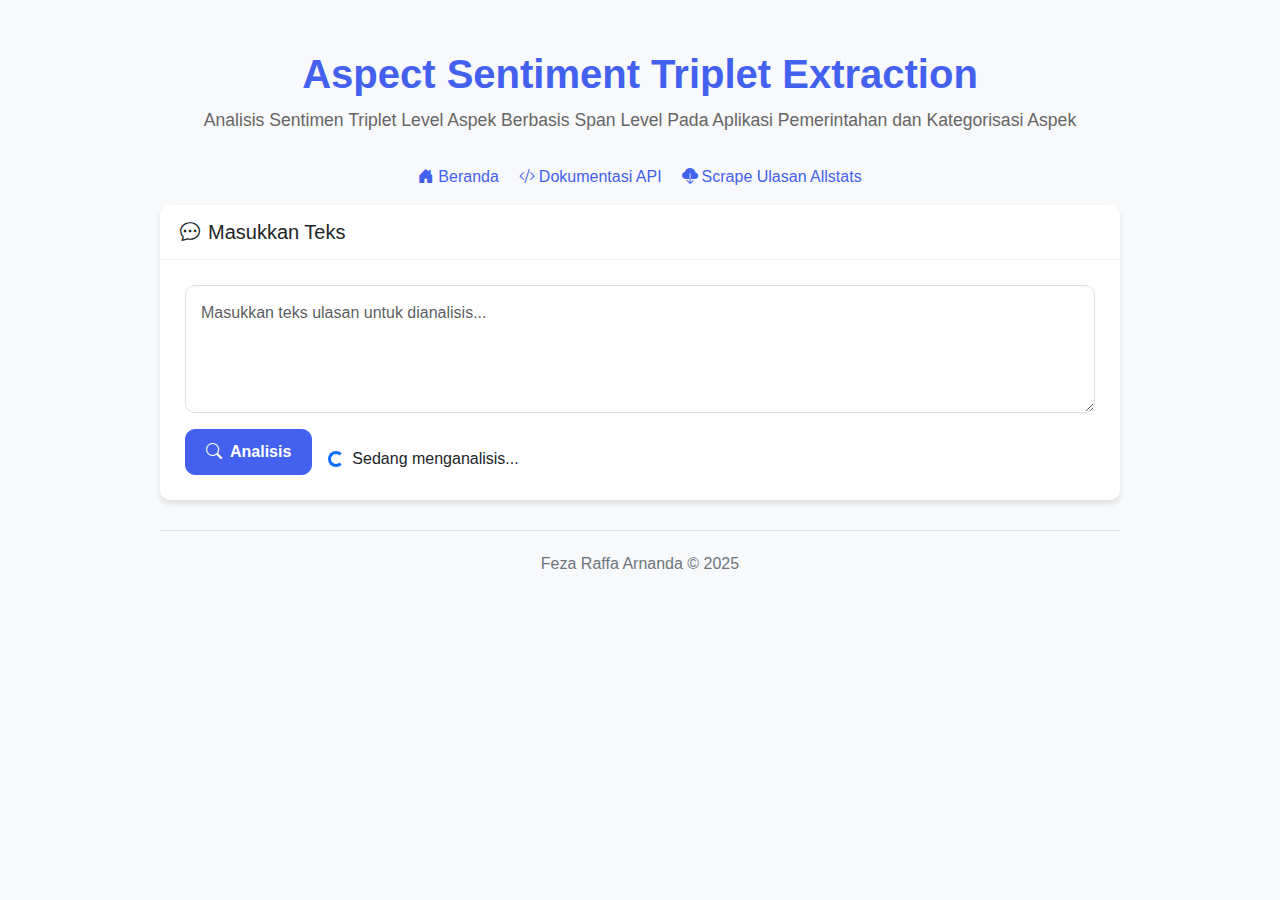
<file: templates/index.html>
<!DOCTYPE html>
<html lang="id">
<head>
    <meta charset="UTF-8">
    <meta name="viewport" content="width=device-width, initial-scale=1.0">
    <title>Span Level Aspect Sentiment Triplet Extraction</title>
    <link href="https://cdn.jsdelivr.net/npm/bootstrap@5.3.0/dist/css/bootstrap.min.css" rel="stylesheet">
    <link rel="stylesheet" href="https://cdn.jsdelivr.net/npm/bootstrap-icons@1.11.0/font/bootstrap-icons.css">
    <link rel="icon" type="image/png" href="{{ url_for('static', filename='allstats_bps.png') }}">
    <style>
        :root {
            --primary-color: #4361ee;
            --secondary-color: #3a0ca3;
            --accent-color: #7209b7;
            --positive-color: #4caf50;
            --negative-color: #f44336;
            --neutral-color: #ff9800;
            --bg-light: #f8f9fa;
            --border-radius: 10px;
            --box-shadow: 0 4px 6px rgba(0, 0, 0, 0.1);
        }
        
        body {
            font-family: 'Segoe UI', Tahoma, Geneva, Verdana, sans-serif;
            background-color: var(--bg-light);
            color: #333;
            line-height: 1.6;
        }
        
        .app-container {
            max-width: 1000px;
            margin: 30px auto;
            padding: 20px;
        }
        
        .header {
            text-align: center;
            margin-bottom: 30px;
        }
        
        .header h1 {
            color: var(--primary-color);
            font-weight: 700;
            font-size: 2.5rem;
            margin-bottom: 0.5rem;
        }
        
        .header p {
            color: #666;
            font-size: 1.1rem;
        }
        
        .card {
            border: none;
            border-radius: var(--border-radius);
            box-shadow: var(--box-shadow);
            margin-bottom: 25px;
            overflow: hidden;
        }
        
        .card-header {
            background-color: white;
            border-bottom: 1px solid rgba(0,0,0,0.05);
            padding: 15px 20px;
        }
        
        .card-body {
            padding: 25px;
        }
        
        textarea.form-control {
            border-radius: var(--border-radius);
            min-height: 120px;
            padding: 15px;
            font-size: 1rem;
            border: 1px solid #ddd;
            transition: border-color 0.3s;
        }
        
        textarea.form-control:focus {
            border-color: var(--primary-color);
            box-shadow: 0 0 0 0.25rem rgba(67, 97, 238, 0.25);
        }
        
        .btn-primary {
            background-color: var(--primary-color);
            border-color: var(--primary-color);
            border-radius: var(--border-radius);
            padding: 10px 20px;
            font-weight: 600;
            transition: all 0.3s;
        }
        
        .btn-primary:hover {
            background-color: var(--secondary-color);
            border-color: var(--secondary-color);
            transform: translateY(-2px);
        }
        
        .loading {
            display: none;
            align-items: center;
            margin-top: 15px;
        }
        
        .loading span {
            margin-left: 10px;
            font-weight: 500;
        }
        
        .triplet-card {
            border-radius: var(--border-radius);
            margin-bottom: 15px;
            transition: transform 0.3s;
        }
        
        .triplet-card:hover {
            transform: translateY(-5px);
        }
        
        .triplet-card .card-body {
            padding: 20px;
        }
        
        .triplet-header {
            display: flex;
            justify-content: space-between;
            margin-bottom: 15px;
        }
        
        .aspect-label, .opinion-label, .sentiment-label, .category-label {
            font-weight: 600;
            margin-right: 8px;
            color: #555;
        }
        
        .sentiment-badge {
            padding: 5px 10px;
            border-radius: 50px;
            font-size: 0.85rem;
            font-weight: 600;
            display: inline-block;
        }
        
        .sentiment-badge.positive {
            background-color: rgba(76, 175, 80, 0.15);
            color: var(--positive-color);
        }
        
        .sentiment-badge.negative {
            background-color: rgba(244, 67, 54, 0.15);
            color: var(--negative-color);
        }
        
        .sentiment-badge.neutral {
            background-color: rgba(255, 152, 0, 0.15);
            color: var(--neutral-color);
        }
        
        .confidence-bar {
            height: 6px;
            background-color: #e9ecef;
            border-radius: 3px;
            margin-top: 5px;
            overflow: hidden;
        }

        .confidence-level {
            height: 100%;
            border-radius: 3px;
            transition: width 0.5s ease, background-color 0.5s ease;
            /* Tidak perlu lagi class .high, .medium, .low karena warna diatur secara dinamis */
        }
        
        
        .aspect-value, .opinion-value, .category-value {
            font-weight: 500;
        }
        
        .confidence-text {
            font-size: 0.8rem;
            color: #6c757d;
            margin-top: 3px;
        }
        
        .no-results {
            text-align: center;
            padding: 30px;
            color: #6c757d;
        }
        
        .no-results i {
            font-size: 3rem;
            margin-bottom: 15px;
            color: #dee2e6;
        }
        
        .analyzed-text {
            font-style: italic;
            margin-bottom: 20px;
            padding: 10px 15px;
            background-color: rgba(67, 97, 238, 0.05);
            border-left: 4px solid var(--primary-color);
            border-radius: 4px;
        }
        
        @media (max-width: 768px) {
            .triplet-header {
                flex-direction: column;
            }
            
            .sentiment-category-container {
                margin-top: 10px;
            }
        }
        
        /* Footer styling */
        .footer {
            text-align: center;
            margin-top: 30px;
            padding-top: 20px;
            border-top: 1px solid #dee2e6;
            color: #6c757d;
        }
        
        /* Nav links */
        .nav-links {
            display: flex;
            justify-content: center;
            margin: 15px 0;
            gap: 20px;
        }
        
        .nav-link {
            color: var(--primary-color);
            text-decoration: none;
            font-weight: 500;
            transition: color 0.3s;
        }
        
        .nav-link:hover {
            color: var(--secondary-color);
            text-decoration: underline;
        }
    </style>
    </head>
<body>
    <div class="app-container">
        <div class="header">
            <h1>Aspect Sentiment Triplet Extraction</h1>
            <p>Analisis Sentimen Triplet Level Aspek Berbasis Span Level Pada Aplikasi Pemerintahan dan Kategorisasi Aspek</p>
        </div>
        
        <div class="nav-links">
            <a href="/" class="nav-link"><i class="bi bi-house-door-fill me-1"></i>Beranda</a>
            <a href="/api-docs" class="nav-link"><i class="bi bi-code-slash me-1"></i>Dokumentasi API</a>
            <a href="/scrape" class="nav-link"><i class="bi bi-cloud-download-fill me-1"></i>Scrape Ulasan Allstats</a>
        </div>
        
        <div class="card">
            <div class="card-header">
                <h5 class="mb-0"><i class="bi bi-chat-dots me-2"></i>Masukkan Teks</h5>
            </div>
            <div class="card-body">
                <form id="prediction-form">
                    <div class="mb-3">
                        <textarea class="form-control" id="text-input" rows="4" placeholder="Masukkan teks ulasan untuk dianalisis..." required></textarea>
                    </div>
                    <div class="d-flex">
                        <button type="submit" class="btn btn-primary">
                            <i class="bi bi-search me-2"></i>Analisis
                        </button>
                        <div class="loading ms-3 d-flex">
                            <div class="spinner-border spinner-border-sm text-primary" role="status">
                                <span class="visually-hidden">Loading...</span>
                            </div>
                            <span class="ms-2">Sedang menganalisis...</span>
                        </div>
                    </div>
                </form>
            </div>
        </div>
        
        <div id="results" class="card" style="display: none;">
            <div class="card-header">
                <h5 class="mb-0"><i class="bi bi-graph-up me-2"></i>Hasil Analisis</h5>
            </div>
            <div class="card-body">
                <div class="analyzed-text" id="analyzed-text"></div>
                
                <div id="no-triplets" class="no-results" style="display: none;">
                    <i class="bi bi-emoji-frown"></i>
                    <h5>Tidak ditemukan aspek sentimen</h5>
                    <p class="text-muted">Coba masukkan teks ulasan yang lebih detail tentang suatu produk atau layanan.</p>
                </div>
                
                <div id="triplets-container"></div>
            </div>
        </div>
        
        <div class="footer">
            <p>Feza Raffa Arnanda &copy; 2025</p>
        </div>
    </div>
    
    <script>
        function getConfidenceBarColor(confidence) {
            // Warna linear dari merah (rendah) ke kuning (sedang) ke hijau (tinggi)
            if (confidence >= 0.7) {
                return '#4caf50'; // Hijau untuk confidence tinggi
            } else if (confidence >= 0.4) {
                return '#ff9800'; // Oranye untuk confidence sedang
            } else {
                return '#f44336'; // Merah untuk confidence rendah
            }
        }
        document.getElementById('prediction-form').addEventListener('submit', function(e) {
            e.preventDefault();
            
            // Show loading indicator
            document.querySelector('.loading').style.display = 'flex';
            document.getElementById('results').style.display = 'none';
            
            // Get input text
            const text = document.getElementById('text-input').value;
            
            // Send request
            fetch('/predict', {
                method: 'POST',
                headers: {
                    'Content-Type': 'application/x-www-form-urlencoded',
                },
                body: 'text=' + encodeURIComponent(text)
            })
            .then(response => response.json())
            .then(data => {
                // Hide loading indicator
                document.querySelector('.loading').style.display = 'none';
                
                // Show results
                document.getElementById('results').style.display = 'block';
                document.getElementById('analyzed-text').textContent = data.text;
                
                const tripletsContainer = document.getElementById('triplets-container');
                tripletsContainer.innerHTML = '';
                
                if (!data.triplets || data.triplets.length === 0) {
                    document.getElementById('no-triplets').style.display = 'block';
                } else {
                    document.getElementById('no-triplets').style.display = 'none';
                    
                    // Display triplets
                    data.triplets.forEach(triplet => {
                        const tripletCard = document.createElement('div');
                        tripletCard.className = 'card triplet-card';
                        
                        // Set card border color based on sentiment
                        let sentimentClass = '';
                        let sentimentLabel = '';
                        if (triplet.sentiment === 'POS') {
                            sentimentClass = 'positive';
                            sentimentLabel = 'Positif';
                        } else if (triplet.sentiment === 'NEG') {
                            sentimentClass = 'negative';
                            sentimentLabel = 'Negatif';
                        } else {
                            sentimentClass = 'neutral';
                            sentimentLabel = 'Netral';
                        }
                        

                        tripletCard.innerHTML = `
                            <div class="card-body">
                                <div class="triplet-header">
                                    <div class="aspect-opinion-container">
                                        <div class="mb-2">
                                            <span class="aspect-label">Aspek:</span>
                                            <span class="aspect-value">${triplet.aspect_term}</span>
                                        </div>
                                        <div>
                                            <span class="opinion-label">Opini:</span>
                                            <span class="opinion-value">${triplet.opinion_term}</span>
                                        </div>
                                    </div>
                                    <div class="sentiment-category-container">
                                        <div class="mb-2">
                                            <span class="sentiment-label">Sentimen:</span>
                                            <span class="sentiment-badge ${sentimentClass}">${sentimentLabel}</span>
                                        </div>
                                        <div>
                                            <span class="category-label">Kategori:</span>
                                            <span class="category-value">${triplet.aspect_category || 'Tidak tersedia'}</span>
                                        </div>
                                    </div>
                                </div>
                                
                                <div class="mt-3">
                                    <div class="mb-2">
                                        <div class="d-flex justify-content-between align-items-center">
                                            <small>Confidence Sentimen</small>
                                            <small>${(triplet.triplet_confidence * 100).toFixed(0)}%</small>
                                        </div>
                                        <div class="confidence-bar">
                                            <div class="confidence-level" 
                                                style="width: ${(triplet.triplet_confidence * 100).toFixed(0)}%; 
                                                        background-color: ${getConfidenceBarColor(triplet.triplet_confidence)}">
                                            </div>
                                        </div>
                                    </div>
                                    
                                    ${triplet.aspect_category_confidence ? `
                                    <div>
                                        <div class="d-flex justify-content-between align-items-center">
                                            <small>Confidence Kategori</small>
                                            <small>${(triplet.aspect_category_confidence * 100).toFixed(0)}%</small>
                                        </div>
                                        <div class="confidence-bar">
                                            <div class="confidence-level" 
                                                style="width: ${(triplet.aspect_category_confidence * 100).toFixed(0)}%; 
                                                        background-color: ${getConfidenceBarColor(triplet.aspect_category_confidence)}">
                                            </div>
                                        </div>
                                    </div>
                                    ` : ''}
                                </div>
                            </div>
                        `;              
                        tripletsContainer.appendChild(tripletCard);
                    });
                }
            })
            .catch(error => {
                console.error('Error:', error);
                document.querySelector('.loading').style.display = 'none';
                alert('Terjadi kesalahan saat melakukan prediksi. Silakan coba lagi.');
            });
        });
    </script>
</body>
</html>
</file>
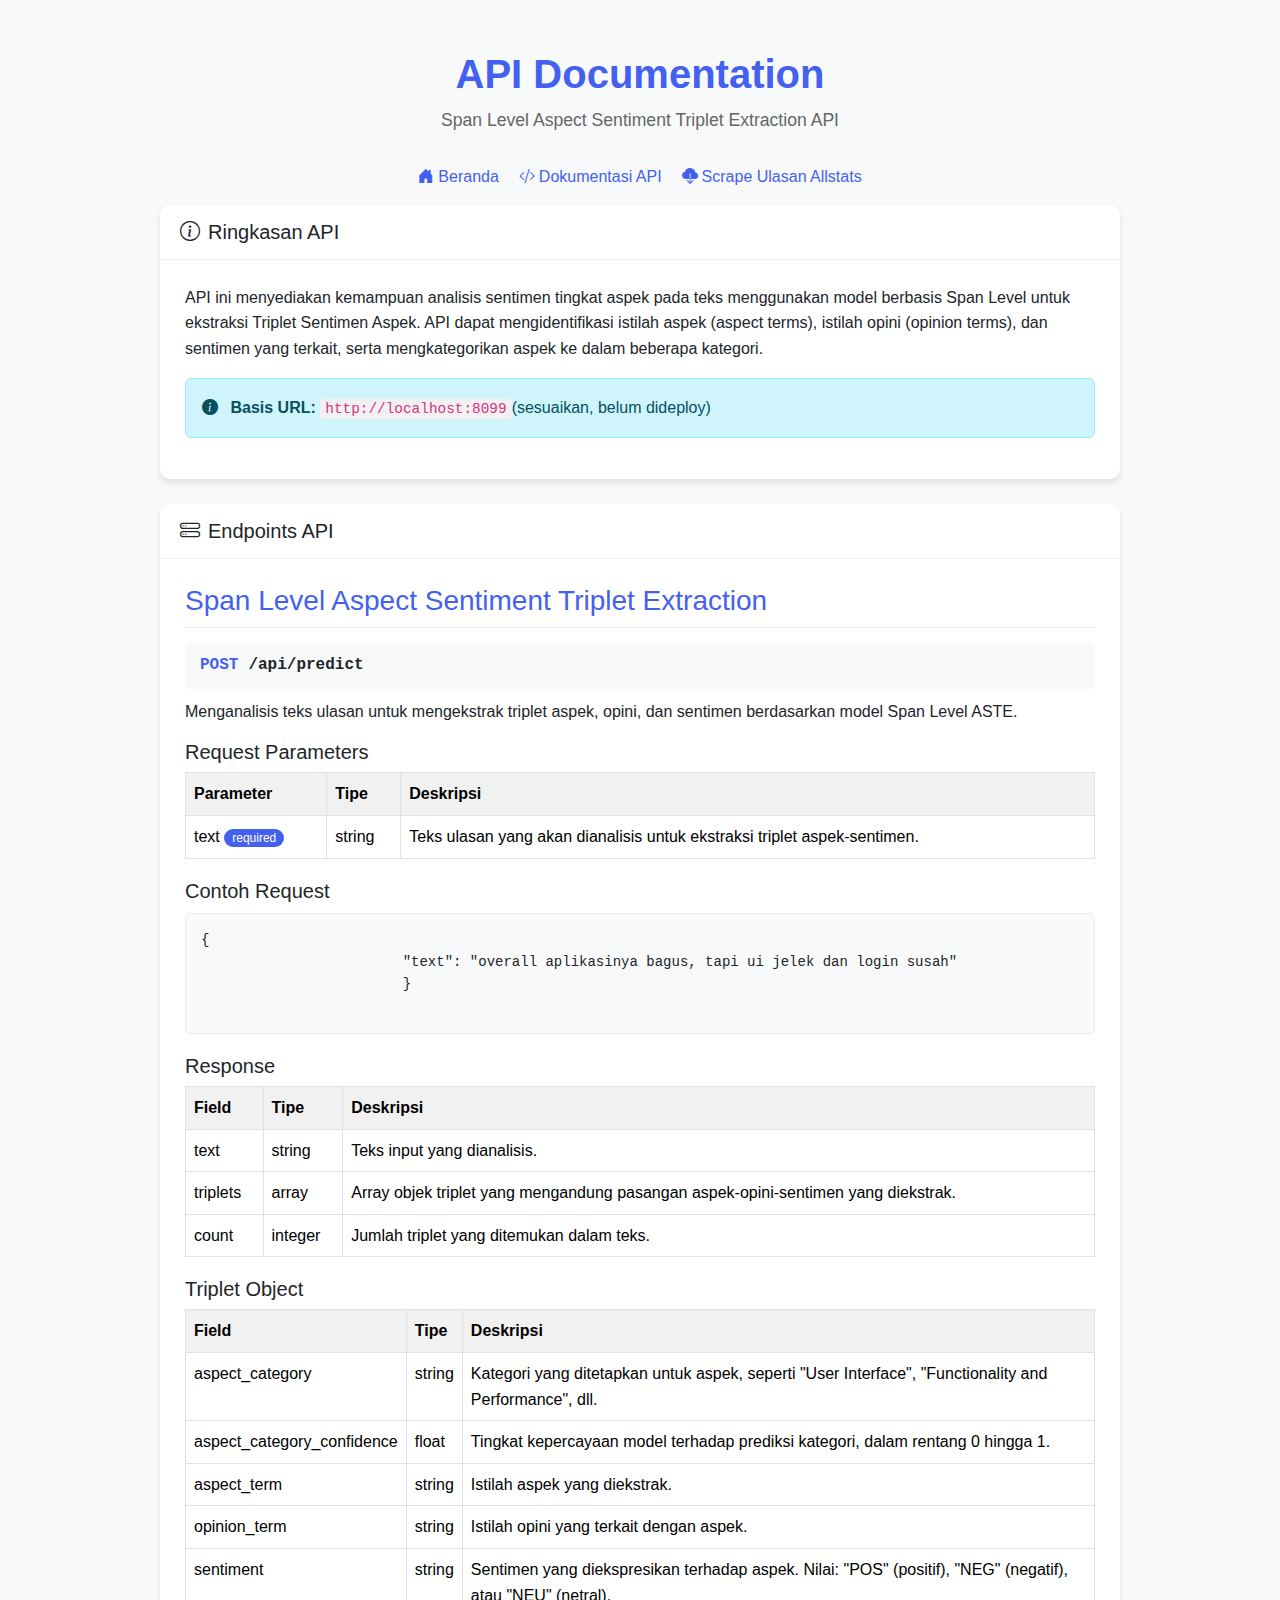
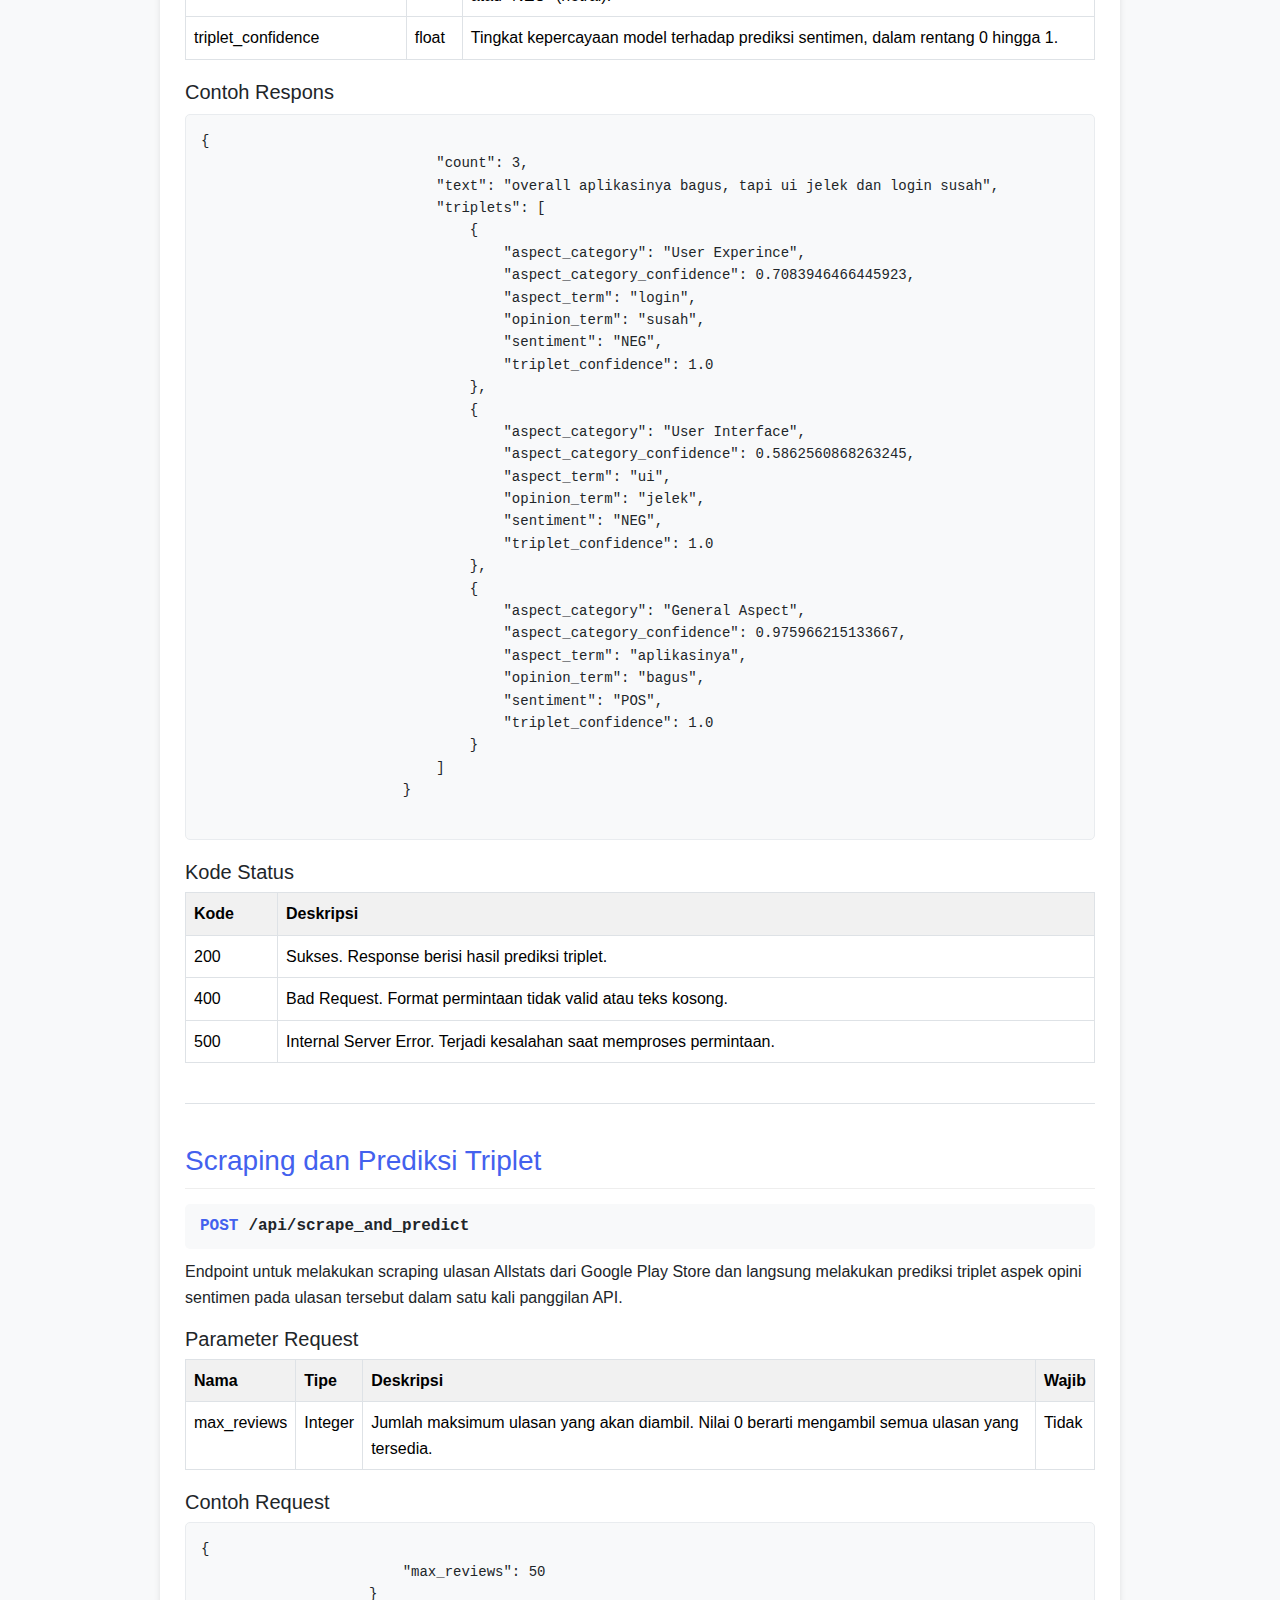
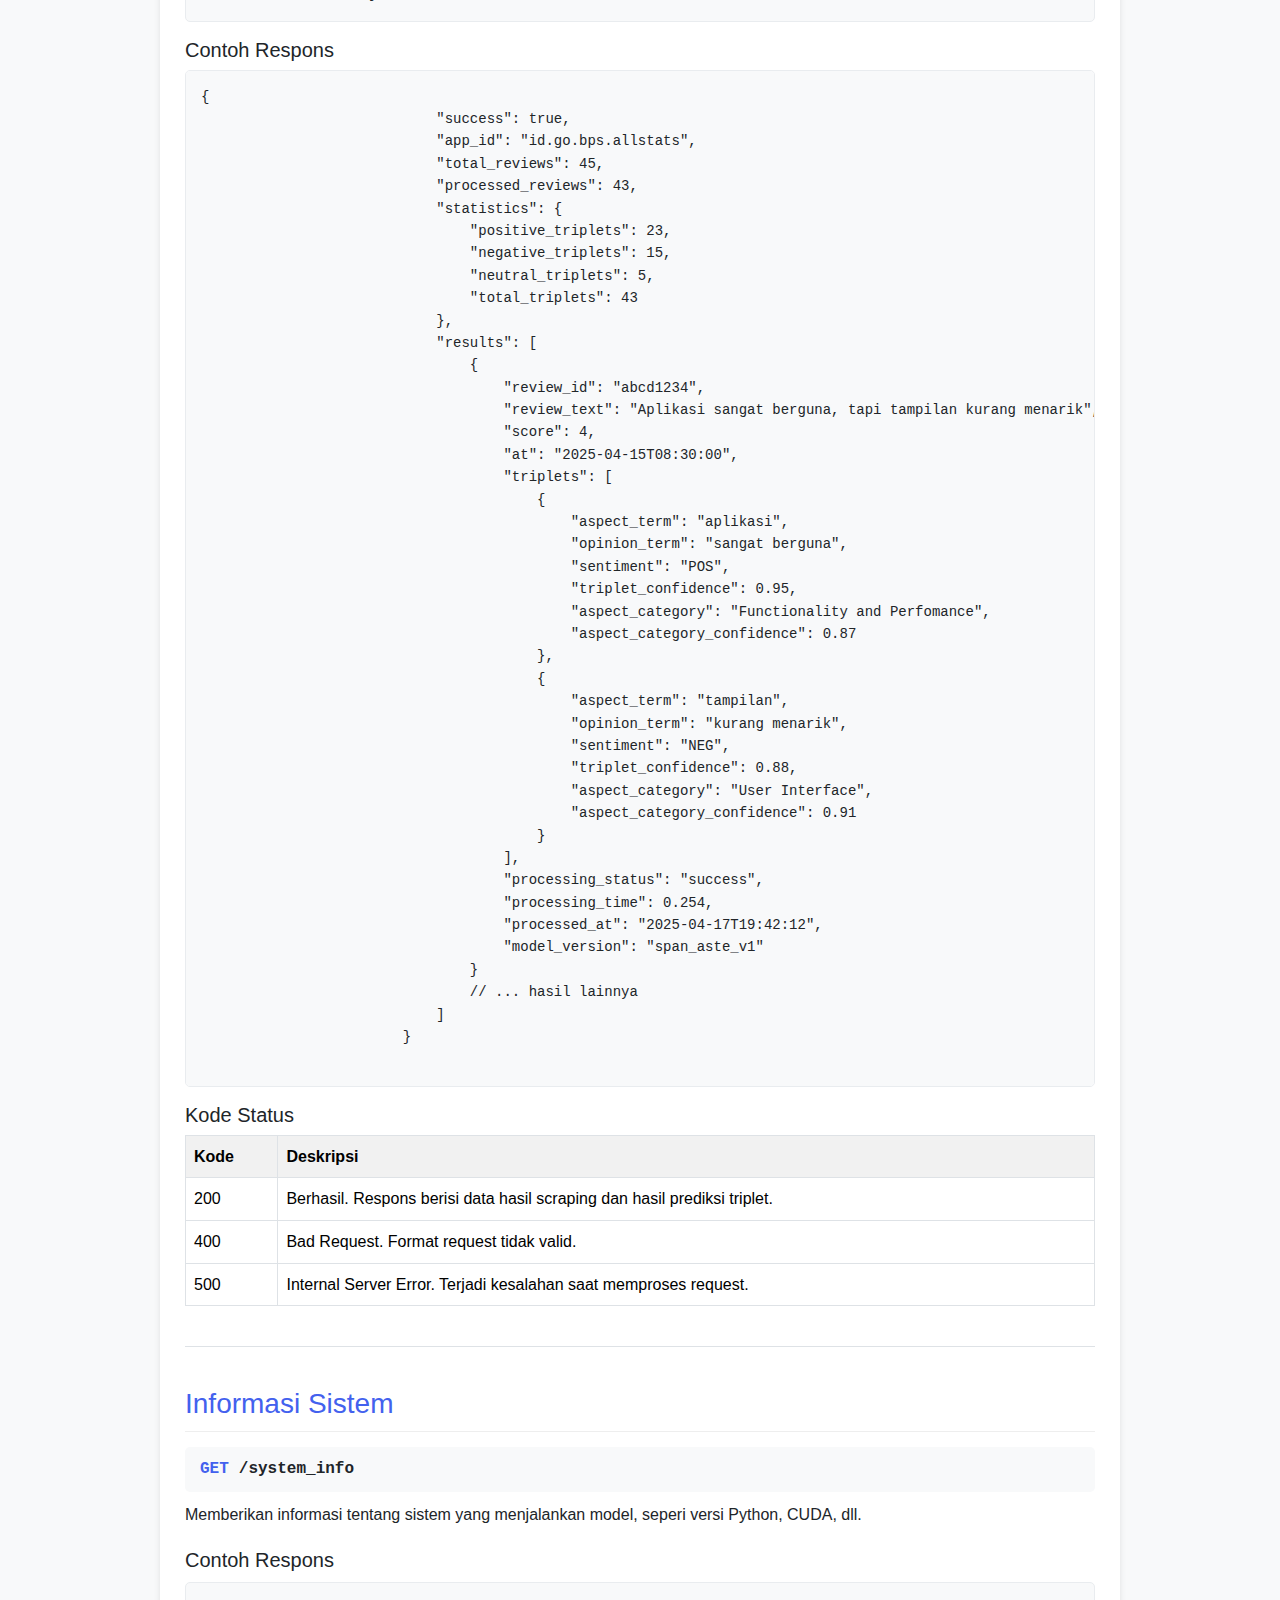
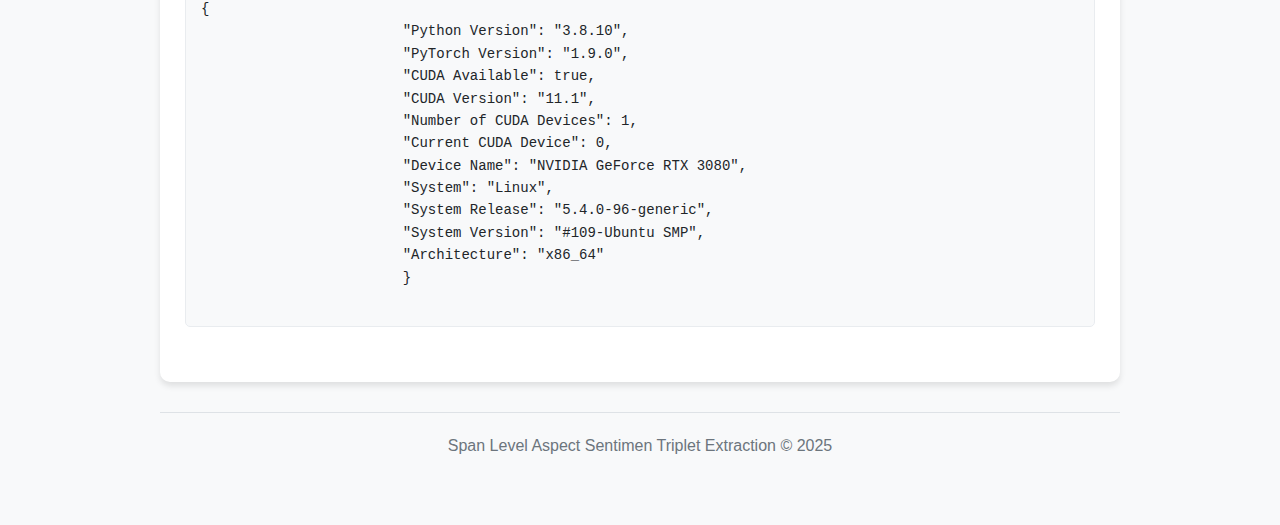
<file: templates/api-docs.html>
<!DOCTYPE html>
<html lang="id">
<head>
    <meta charset="UTF-8">
    <meta name="viewport" content="width=device-width, initial-scale=1.0">
    <title>API Documentation - Span Level Aspect Sentiment Triplet Extraction</title>
    <link href="https://cdn.jsdelivr.net/npm/bootstrap@5.3.0/dist/css/bootstrap.min.css" rel="stylesheet">
    <link rel="stylesheet" href="https://cdn.jsdelivr.net/npm/bootstrap-icons@1.11.0/font/bootstrap-icons.css">
    <link rel="icon" type="image/png" href="{{ url_for('static', filename='allstats_bps.png') }}">
    <style>
        :root {
            --primary-color: #4361ee;
            --secondary-color: #3a0ca3;
            --accent-color: #7209b7;
            --positive-color: #4caf50;
            --negative-color: #f44336;
            --neutral-color: #ff9800;
            --bg-light: #f8f9fa;
            --border-radius: 10px;
            --box-shadow: 0 4px 6px rgba(0, 0, 0, 0.1);
        }
        
        body {
            font-family: 'Segoe UI', Tahoma, Geneva, Verdana, sans-serif;
            background-color: var(--bg-light);
            color: #333;
            line-height: 1.6;
        }
        
        .app-container {
            max-width: 1000px;
            margin: 30px auto;
            padding: 20px;
        }
        
        .header {
            text-align: center;
            margin-bottom: 30px;
        }
        
        .header h1 {
            color: var(--primary-color);
            font-weight: 700;
            font-size: 2.5rem;
            margin-bottom: 0.5rem;
        }
        
        .header p {
            color: #666;
            font-size: 1.1rem;
        }
        
        .card {
            border: none;
            border-radius: var(--border-radius);
            box-shadow: var(--box-shadow);
            margin-bottom: 25px;
            overflow: hidden;
        }
        
        .card-header {
            background-color: white;
            border-bottom: 1px solid rgba(0,0,0,0.05);
            padding: 15px 20px;
        }
        
        .card-body {
            padding: 25px;
        }
        
        /* Footer styling */
        .footer {
            text-align: center;
            margin-top: 30px;
            padding-top: 20px;
            border-top: 1px solid #dee2e6;
            color: #6c757d;
        }
        
        /* Nav links */
        .nav-links {
            display: flex;
            justify-content: center;
            margin: 15px 0;
            gap: 20px;
        }
        
        .nav-link {
            color: var(--primary-color);
            text-decoration: none;
            font-weight: 500;
            transition: color 0.3s;
        }
        
        .nav-link:hover {
            color: var(--secondary-color);
            text-decoration: underline;
        }
        
        /* API Documentation Styles */
        .api-section {
            margin-bottom: 30px;
        }
        
        .api-section h3 {
            margin-bottom: 15px;
            color: var(--primary-color);
            border-bottom: 1px solid #eee;
            padding-bottom: 10px;
        }
        
        .api-endpoint {
            background-color: #f8f9fa;
            border-radius: 5px;
            padding: 10px 15px;
            font-family: monospace;
            margin: 10px 0;
            font-weight: 600;
        }
        
        .api-endpoint .method {
            color: var(--primary-color);
            margin-right: 10px;
        }
        
        code {
            background-color: #f1f1f1;
            padding: 2px 5px;
            border-radius: 3px;
            font-size: 0.9em;
        }
        
        pre {
            background-color: #f8f9fa;
            border-radius: 5px;
            padding: 15px;
            overflow-x: auto;
            border: 1px solid #e9ecef;
        }
        
        .table-params {
            width: 100%;
            margin-bottom: 20px;
        }
        
        .table-params th {
            background-color: #f1f1f1;
        }
        
        .badge-required {
            background-color: var(--primary-color);
            color: white;
            padding: 2px 8px;
            border-radius: 10px;
            font-size: 0.75rem;
        }
        
        .badge-optional {
            background-color: #6c757d;
            color: white;
            padding: 2px 8px;
            border-radius: 10px;
            font-size: 0.75rem;
        }
        
        .example-container {
            margin: 20px 0;
        }
        
        .example-container h5 {
            margin-bottom: 10px;
        }
        
        .section-divider {
            border-top: 1px solid #dee2e6;
            margin: 40px 0;
        }
    </style>
</head>
<body>
    <div class="app-container">
        <div class="header">
            <h1>API Documentation</h1>
            <p>Span Level Aspect Sentiment Triplet Extraction API</p>
        </div>
        
        <div class="nav-links">
            <a href="/" class="nav-link"><i class="bi bi-house-door-fill me-1"></i>Beranda</a>
            <a href="/api-docs" class="nav-link"><i class="bi bi-code-slash me-1"></i>Dokumentasi API</a>
            <a href="/scrape" class="nav-link"><i class="bi bi-cloud-download-fill me-1"></i>Scrape Ulasan Allstats</a>
        </div>
        
        <div class="card">
            <div class="card-header">
                <h5 class="mb-0"><i class="bi bi-info-circle me-2"></i>Ringkasan API</h5>
            </div>
            <div class="card-body">
                <p>API ini menyediakan kemampuan analisis sentimen tingkat aspek pada teks menggunakan model berbasis Span Level untuk ekstraksi Triplet Sentimen Aspek. API dapat mengidentifikasi istilah aspek (aspect terms), istilah opini (opinion terms), dan sentimen yang terkait, serta mengkategorikan aspek ke dalam beberapa kategori.</p>
                
                <div class="alert alert-info">
                    <i class="bi bi-info-circle-fill me-2"></i>
                    <strong>Basis URL:</strong> <code>http://localhost:8099</code>(sesuaikan, belum dideploy)
                </div>
            </div>
        </div>
        
        <div class="card">
            <div class="card-header">
                <h5 class="mb-0"><i class="bi bi-hdd-stack me-2"></i>Endpoints API</h5>
            </div>
            <div class="card-body">
                <div class="api-section">
                    <h3>Span Level Aspect Sentiment Triplet Extraction</h3>
                    
                    <div class="api-endpoint">
                        <span class="method">POST</span>/api/predict
                    </div>
                    
                    <p>Menganalisis teks ulasan untuk mengekstrak triplet aspek, opini, dan sentimen berdasarkan model Span Level ASTE.</p>
                    
                    <h5>Request Parameters</h5>
                    <table class="table table-params table-bordered">
                        <thead>
                            <tr>
                                <th>Parameter</th>
                                <th>Tipe</th>
                                <th>Deskripsi</th>
                            </tr>
                        </thead>
                        <tbody>
                            <tr>
                                <td>text <span class="badge-required">required</span></td>
                                <td>string</td>
                                <td>Teks ulasan yang akan dianalisis untuk ekstraksi triplet aspek-sentimen.</td>
                            </tr>
                        </tbody>
                    </table>
                    
                    <div class="example-container">
                        <h5>Contoh Request</h5>
                        <pre>{
                        "text": "overall aplikasinya bagus, tapi ui jelek dan login susah"
                        }
                        </pre>
                    </div>
                    
                    <h5>Response</h5>
                    <table class="table table-params table-bordered">
                        <thead>
                            <tr>
                                <th>Field</th>
                                <th>Tipe</th>
                                <th>Deskripsi</th>
                            </tr>
                        </thead>
                        <tbody>
                            <tr>
                                <td>text</td>
                                <td>string</td>
                                <td>Teks input yang dianalisis.</td>
                            </tr>
                            <tr>
                                <td>triplets</td>
                                <td>array</td>
                                <td>Array objek triplet yang mengandung pasangan aspek-opini-sentimen yang diekstrak.</td>
                            </tr>
                            <tr>
                                <td>count</td>
                                <td>integer</td>
                                <td>Jumlah triplet yang ditemukan dalam teks.</td>
                            </tr>
                        </tbody>
                    </table>
                    
                    <h5>Triplet Object</h5>
                    <table class="table table-params table-bordered">
                        <thead>
                            <tr>
                                <th>Field</th>
                                <th>Tipe</th>
                                <th>Deskripsi</th>
                            </tr>
                        </thead>
                        <tbody>
                            <tr>
                                <td>aspect_category</td>
                                <td>string</td>
                                <td>Kategori yang ditetapkan untuk aspek, seperti "User Interface", "Functionality and Performance", dll.</td>
                            </tr>
                            <tr>
                                <td>aspect_category_confidence</td>
                                <td>float</td>
                                <td>Tingkat kepercayaan model terhadap prediksi kategori, dalam rentang 0 hingga 1.</td>
                            </tr>
                            <tr>
                                <td>aspect_term</td>
                                <td>string</td>
                                <td>Istilah aspek yang diekstrak.</td>
                            </tr>
                            <tr>
                                <td>opinion_term</td>
                                <td>string</td>
                                <td>Istilah opini yang terkait dengan aspek.</td>
                            </tr>
                            <tr>
                                <td>sentiment</td>
                                <td>string</td>
                                <td>Sentimen yang diekspresikan terhadap aspek. Nilai: "POS" (positif), "NEG" (negatif), atau "NEU" (netral).</td>
                            </tr>
                            <tr>
                                <td>triplet_confidence</td>
                                <td>float</td>
                                <td>Tingkat kepercayaan model terhadap prediksi sentimen, dalam rentang 0 hingga 1.</td>
                            </tr>
                        </tbody>
                    </table>
                    
                    <div class="example-container">
                        <h5>Contoh Respons</h5>
                        <pre>{
                            "count": 3,
                            "text": "overall aplikasinya bagus, tapi ui jelek dan login susah",
                            "triplets": [
                                {
                                    "aspect_category": "User Experince",
                                    "aspect_category_confidence": 0.7083946466445923,
                                    "aspect_term": "login",
                                    "opinion_term": "susah",
                                    "sentiment": "NEG",
                                    "triplet_confidence": 1.0
                                },
                                {
                                    "aspect_category": "User Interface",
                                    "aspect_category_confidence": 0.5862560868263245,
                                    "aspect_term": "ui",
                                    "opinion_term": "jelek",
                                    "sentiment": "NEG",
                                    "triplet_confidence": 1.0
                                },
                                {
                                    "aspect_category": "General Aspect",
                                    "aspect_category_confidence": 0.975966215133667,
                                    "aspect_term": "aplikasinya",
                                    "opinion_term": "bagus",
                                    "sentiment": "POS",
                                    "triplet_confidence": 1.0
                                }
                            ]
                        }
                            </pre>
                    </div>
                    
                    <h5>Kode Status</h5>
                    <table class="table table-params table-bordered">
                        <thead>
                            <tr>
                                <th>Kode</th>
                                <th>Deskripsi</th>
                            </tr>
                        </thead>
                        <tbody>
                            <tr>
                                <td>200</td>
                                <td>Sukses. Response berisi hasil prediksi triplet.</td>
                            </tr>
                            <tr>
                                <td>400</td>
                                <td>Bad Request. Format permintaan tidak valid atau teks kosong.</td>
                            </tr>
                            <tr>
                                <td>500</td>
                                <td>Internal Server Error. Terjadi kesalahan saat memproses permintaan.</td>
                            </tr>
                        </tbody>
                    </table>
                </div>
                
                <div class="section-divider"></div>
                
                <div class="api-section">
                    <h3>Scraping dan Prediksi Triplet</h3>
                    <div class="api-endpoint">
                        <span class="method">POST</span>/api/scrape_and_predict
                    </div>
                    <p>Endpoint untuk melakukan scraping ulasan Allstats dari Google Play Store dan langsung melakukan prediksi triplet aspek opini sentimen pada ulasan tersebut dalam satu kali panggilan API.</p>
                    <h5>Parameter Request</h5>
                    <table class="table table-params table-bordered">
                        <thead>
                            <tr>
                                <th>Nama</th>
                                <th>Tipe</th>
                                <th>Deskripsi</th>
                                <th>Wajib</th>
                            </tr>
                        </thead>
                        <tbody>
                            <tr>
                                <td>max_reviews</td>
                                <td>Integer</td>
                                <td>Jumlah maksimum ulasan yang akan diambil. Nilai 0 berarti mengambil semua ulasan yang tersedia.</td>
                                <td>Tidak</td>
                            </tr>
                        </tbody>
                    </table>
                    <h5>Contoh Request</h5>
                    <pre>{
                        "max_reviews": 50
                    }</pre>
                    <h5>Contoh Respons</h5>
                    <pre>{
                            "success": true,
                            "app_id": "id.go.bps.allstats",
                            "total_reviews": 45,
                            "processed_reviews": 43,
                            "statistics": {
                                "positive_triplets": 23,
                                "negative_triplets": 15,
                                "neutral_triplets": 5,
                                "total_triplets": 43
                            },
                            "results": [
                                {
                                    "review_id": "abcd1234",
                                    "review_text": "Aplikasi sangat berguna, tapi tampilan kurang menarik",
                                    "score": 4,
                                    "at": "2025-04-15T08:30:00",
                                    "triplets": [
                                        {
                                            "aspect_term": "aplikasi",
                                            "opinion_term": "sangat berguna",
                                            "sentiment": "POS",
                                            "triplet_confidence": 0.95,
                                            "aspect_category": "Functionality and Perfomance",
                                            "aspect_category_confidence": 0.87
                                        },
                                        {
                                            "aspect_term": "tampilan",
                                            "opinion_term": "kurang menarik",
                                            "sentiment": "NEG",
                                            "triplet_confidence": 0.88,
                                            "aspect_category": "User Interface",
                                            "aspect_category_confidence": 0.91
                                        }
                                    ],
                                    "processing_status": "success",
                                    "processing_time": 0.254,
                                    "processed_at": "2025-04-17T19:42:12",
                                    "model_version": "span_aste_v1"
                                }
                                // ... hasil lainnya
                            ]
                        }
                    </pre>
                    <h5>Kode Status</h5>
                    <table class="table table-params table-bordered">
                        <thead>
                            <tr>
                                <th>Kode</th>
                                <th>Deskripsi</th>
                            </tr>
                        </thead>
                        <tbody>
                            <tr>
                                <td>200</td>
                                <td>Berhasil. Respons berisi data hasil scraping dan hasil prediksi triplet.</td>
                            </tr>
                            <tr>
                                <td>400</td>
                                <td>Bad Request. Format request tidak valid.</td>
                            </tr>
                            <tr>
                                <td>500</td>
                                <td>Internal Server Error. Terjadi kesalahan saat memproses request.</td>
                            </tr>
                        </tbody>
                    </table>
                </div>
                <div class="section-divider"></div>
                
                <div class="api-section">
                    <h3>Informasi Sistem</h3>
                    
                    <div class="api-endpoint">
                        <span class="method">GET</span>/system_info
                    </div>
                    
                    <p>Memberikan informasi tentang sistem yang menjalankan model, seperi versi Python, CUDA, dll.</p>
                    
                    <div class="example-container">
                        <h5>Contoh Respons</h5>
                        <pre>{
                        "Python Version": "3.8.10",
                        "PyTorch Version": "1.9.0",
                        "CUDA Available": true,
                        "CUDA Version": "11.1",
                        "Number of CUDA Devices": 1,
                        "Current CUDA Device": 0,
                        "Device Name": "NVIDIA GeForce RTX 3080",
                        "System": "Linux",
                        "System Release": "5.4.0-96-generic",
                        "System Version": "#109-Ubuntu SMP",
                        "Architecture": "x86_64"
                        }
                        </pre>
                    </div>
                </div>
            </div>
        </div>
        
        <div class="footer">
            <p>Span Level Aspect Sentimen Triplet Extraction &copy; 2025</p>
        </div>
    </div>
</body>
</html>
</file>
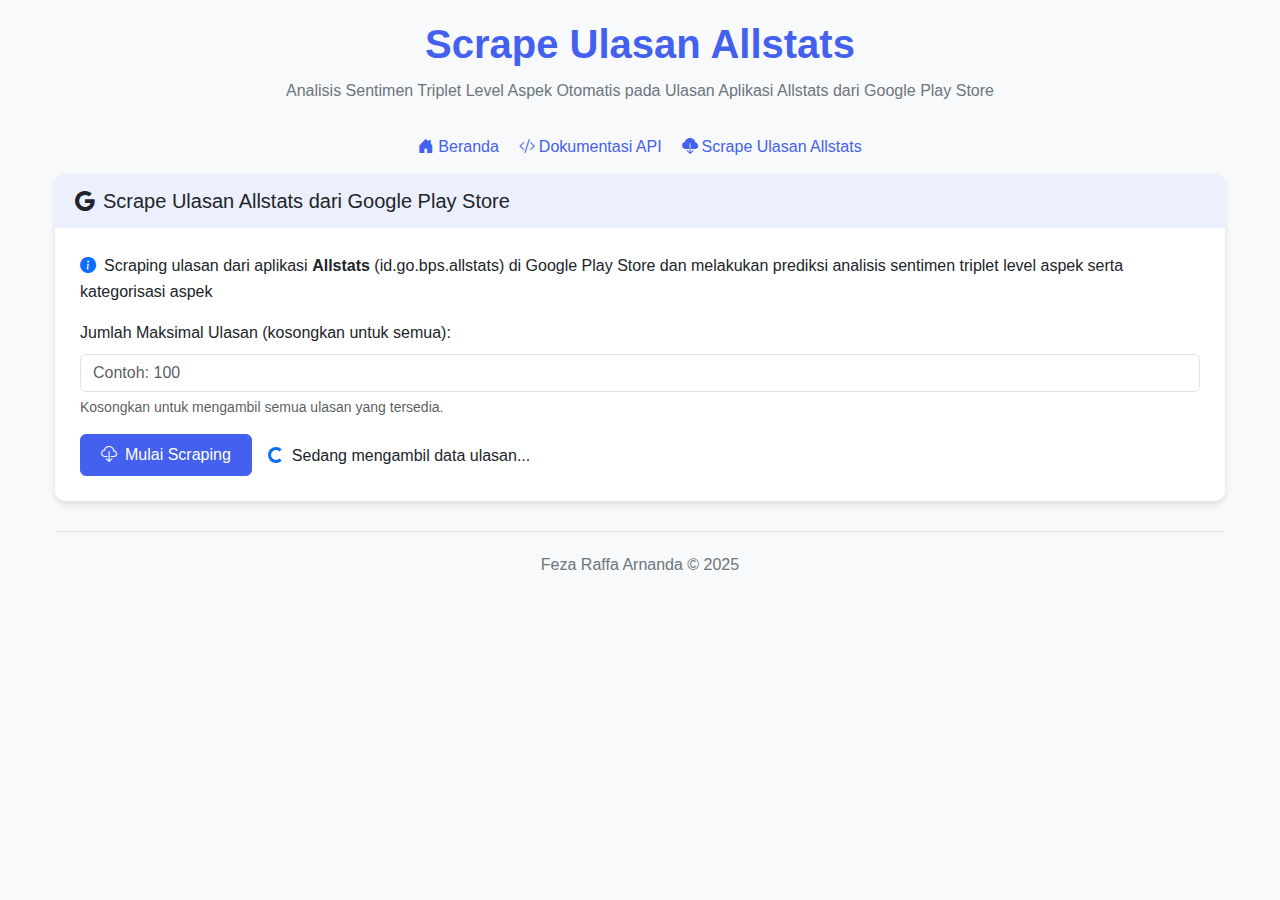
<file: templates/scrape.html>
<!DOCTYPE html>
<html lang="id">
<head>
    <meta charset="UTF-8">
    <meta name="viewport" content="width=device-width, initial-scale=1.0">
    <title>Scrape Ulasan Allstats - Span Level Aspect Sentiment Triplet Extraction</title>
    <link href="https://cdn.jsdelivr.net/npm/bootstrap@5.3.0/dist/css/bootstrap.min.css" rel="stylesheet">
    <link rel="stylesheet" href="https://cdn.jsdelivr.net/npm/bootstrap-icons@1.10.0/font/bootstrap-icons.css">
    <link rel="icon" type="image/png" href="{{ url_for('static', filename='allstats_bps.png') }}">
    <style>
        :root {
            --primary-color: #4361ee;
            --secondary-color: #3a0ca3;
            --accent-color: #7209b7;
            --positive-color: #4caf50;
            --negative-color: #f44336;
            --neutral-color: #607d8b;
        }
        
        body {
            font-family: 'Segoe UI', Tahoma, Geneva, Verdana, sans-serif;
            background-color: #f8f9fa;
            color: #333;
            line-height: 1.6;
        }
        
        .app-container {
            max-width: 1200px;
            margin: 20px auto;
            padding: 0 15px;
        }
        
        .header {
            text-align: center;
            margin-bottom: 30px;
        }
        
        .header h1 {
            color: var(--primary-color);
            font-weight: 700;
            margin-bottom: 10px;
        }
        
        .header p {
            color: #6c757d;
            margin-top: 3px;
        }
        
        .card {
            border: none;
            border-radius: 10px;
            box-shadow: 0 4px 6px rgba(0, 0, 0, 0.1);
            margin-bottom: 25px;
        }
        
        .card-header {
            background-color: rgba(67, 97, 238, 0.1);
            border-bottom: none;
            padding: 15px 20px;
            border-radius: 10px 10px 0 0 !important;
        }
        
        .card-body {
            padding: 25px;
        }
        
        .btn-primary {
            background-color: var(--primary-color);
            border-color: var(--primary-color);
            padding: 8px 20px;
            font-weight: 500;
        }
        
        .btn-primary:hover {
            background-color: var(--secondary-color);
            border-color: var(--secondary-color);
        }
        
        .loading {
            display: none;
            align-items: center;
        }
        
        .triplet-card {
            margin-bottom: 15px;
            border-left: 5px solid #ccc;
            transition: transform 0.2s;
        }
        
        .triplet-card:hover {
            transform: translateY(-3px);
        }
        
        .triplet-card.positive {
            border-left-color: var(--positive-color);
        }
        
        .triplet-card.negative {
            border-left-color: var(--negative-color);
        }
        
        .triplet-card.neutral {
            border-left-color: var(--neutral-color);
        }
        
        .triplet-header {
            display: flex;
            justify-content: space-between;
            align-items: flex-start;
        }
        
        .sentiment-badge {
            display: inline-block;
            color: white;
            padding: 3px 10px;
            border-radius: 15px;
            font-size: 0.8rem;
            font-weight: 500;
        }
        
        .sentiment-badge.positive {
            background-color: var(--positive-color);
        }
        
        .sentiment-badge.negative {
            background-color: var(--negative-color);
        }
        
        .sentiment-badge.neutral {
            background-color: var(--neutral-color);
        }
        
        /* Styling for fallback predictions */
        .fallback-prediction {
            border: 1px dashed #aaa;
            background-color: rgba(0,0,0,0.02);
        }
        
        .fallback-badge {
            font-size: 0.8rem;
            color: #777;
            background-color: #f0f0f0;
            padding: 2px 6px;
            border-radius: 4px;
        }
        
        .aspect-label, .opinion-label, .sentiment-label, .category-label {
            font-weight: 600;
            margin-right: 5px;
            color: #495057;
        }
        
        .confidence-bar {
            height: 5px;
            border-radius: 5px;
            margin-top: 5px;
            background-color: #e9ecef;
        }
        
        .confidence-bar-inner {
            height: 100%;
            border-radius: 5px;
        }
        
        .category-confidence {
            display: block;
            font-size: 0.8rem;
            color: #6c757d;
            margin-top: 3px;
        }
        
        .no-results {
            text-align: center;
            padding: 30px;
            color: #6c757d;
        }
        
        .no-results i {
            font-size: 3rem;
            margin-bottom: 15px;
            color: #dee2e6;
        }
        
        .analyzed-text {
            font-style: italic;
            margin-bottom: 20px;
            padding: 10px 15px;
            background-color: rgba(67, 97, 238, 0.05);
            border-left: 4px solid var(--primary-color);
            border-radius: 4px;
        }
        
        .progress {
            height: 20px;
            margin-bottom: 10px;
        }
        
        .review-card {
            margin-bottom: 20px;
            border-radius: 8px;
            box-shadow: 0 2px 5px rgba(0,0,0,0.1);
        }
        
        .review-header {
            padding: 15px;
            border-bottom: 1px solid #eee;
            display: flex;
            justify-content: space-between;
            align-items: center;
        }
        
        .review-score {
            display: flex;
            align-items: center;
        }
        
        .review-score .bi-star-fill {
            color: #ffc107;
        }
        
        .review-date {
            color: #6c757d;
            font-size: 0.9rem;
        }
        
        .review-content {
            padding: 15px;
            background-color: #f8f9fa;
            border-radius: 0 0 8px 8px;
        }
        
        .stats-card {
            background-color: #fff;
            border-radius: 8px;
            padding: 20px;
            margin-bottom: 20px;
            box-shadow: 0 2px 5px rgba(0,0,0,0.1);
        }
        
        .stats-item {
            display: flex;
            justify-content: space-between;
            margin-bottom: 10px;
            padding-bottom: 10px;
            border-bottom: 1px solid #eee;
        }
        
        .stats-item:last-child {
            border-bottom: none;
            margin-bottom: 0;
            padding-bottom: 0;
        }
        
        .stats-label {
            font-weight: 600;
            color: #495057;
        }
        
        .stats-value {
            font-weight: 700;
            color: var(--primary-color);
        }
        
        @media (max-width: 768px) {
            .triplet-header {
                flex-direction: column;
            }
            
            .sentiment-category-container {
                margin-top: 10px;
            }
        }
        
        /* Footer styling */
        .footer {
            text-align: center;
            margin-top: 30px;
            padding-top: 20px;
            border-top: 1px solid #dee2e6;
            color: #6c757d;
        }
        
        /* Nav links */
        .nav-links {
            display: flex;
            justify-content: center;
            margin: 15px 0;
            gap: 20px;
        }
        
        .nav-link {
            color: var(--primary-color);
            text-decoration: none;
            font-weight: 500;
            transition: color 0.3s;
        }
        
        .nav-link:hover {
            color: var(--secondary-color);
            text-decoration: underline;
        }
    </style>
</head>
<body>
    <div class="app-container">
        <div class="header">
            <h1>Scrape Ulasan Allstats</h1>
            <p>Analisis Sentimen Triplet Level Aspek Otomatis pada Ulasan Aplikasi Allstats dari Google Play Store</p>
        </div>
        
        <div class="nav-links">
            <a href="/" class="nav-link"><i class="bi bi-house-door-fill me-1"></i>Beranda</a>
            <a href="/api-docs" class="nav-link"><i class="bi bi-code-slash me-1"></i>Dokumentasi API</a>
            <a href="/scrape" class="nav-link active"><i class="bi bi-cloud-download-fill me-1"></i>Scrape Ulasan Allstats</a>
        </div>
        
        <div class="card">
            <div class="card-header">
                <h5 class="mb-0"><i class="bi bi-google me-2"></i>Scrape Ulasan Allstats dari Google Play Store</h5>
            </div>
            <div class="card-body">
                <div class="mb-3">
                    <p><i class="bi bi-info-circle-fill me-2 text-primary"></i>Scraping ulasan dari aplikasi <strong>Allstats</strong> (id.go.bps.allstats) di Google Play Store dan melakukan prediksi analisis sentimen triplet level aspek serta kategorisasi aspek</p>
                </div>
                <div class="mb-3">
                    <label for="max-reviews" class="form-label">Jumlah Maksimal Ulasan (kosongkan untuk semua):</label>
                    <input type="number" class="form-control" id="max-reviews" placeholder="Contoh: 100" min="1">
                    <div class="form-text">Kosongkan untuk mengambil semua ulasan yang tersedia.</div>
                </div>
                <div class="d-flex">
                    <button type="button" id="scrape-button" class="btn btn-primary">
                        <i class="bi bi-cloud-download me-2"></i>Mulai Scraping
                    </button>
                    <div class="loading ms-3 d-flex">
                        <div class="spinner-border spinner-border-sm text-primary" role="status">
                            <span class="visually-hidden">Loading...</span>
                        </div>
                        <span class="ms-2" id="loading-text">Sedang mengambil data ulasan...</span>
                    </div>
                </div>
            </div>
        </div>
        
        <div id="progress-container" class="card" style="display: none;">
            <div class="card-header">
                <h5 class="mb-0"><i class="bi bi-speedometer2 me-2"></i>Status Scraping</h5>
            </div>
            <div class="card-body">
                <div class="progress mb-3">
                    <div id="progress-bar" class="progress-bar progress-bar-striped progress-bar-animated" role="progressbar" style="width: 0%"></div>
                </div>
                <p id="status-text">Mengambil ulasan dari Google Play Store...</p>
            </div>
        </div>
        
        <div id="results-container" style="display: none;">
            <div class="card">
                <div class="card-header">
                    <h5 class="mb-0"><i class="bi bi-bar-chart-line me-2"></i>Ringkasan Hasil</h5>
                </div>
                <div class="card-body">
                    <div class="row">
                        <div class="col-md-6 mb-3">
                            <div class="stats-card">
                                <h6 class="mb-3"><i class="bi bi-clipboard-data me-2"></i>Statistik Scraping</h6>
                                <div class="stats-item">
                                    <span class="stats-label">Aplikasi</span>
                                    <span class="stats-value">Allstats (id.go.bps.allstats)</span>
                                </div>
                                <div class="stats-item">
                                    <span class="stats-label">Total Ulasan</span>
                                    <span class="stats-value" id="total-reviews">0</span>
                                </div>
                                <div class="stats-item">
                                    <span class="stats-label">Ulasan Diproses</span>
                                    <span class="stats-value" id="processed-reviews">0</span>
                                </div>
                            </div>
                        </div>
                        <div class="col-md-6 mb-3">
                            <div class="stats-card">
                                <h6 class="mb-3"><i class="bi bi-pie-chart me-2"></i>Statistik Sentimen</h6>
                                <div class="stats-item">
                                    <span class="stats-label">Triplet Positif</span>
                                    <span class="stats-value" id="positive-triplets">0</span>
                                </div>
                                <div class="stats-item">
                                    <span class="stats-label">Triplet Negatif</span>
                                    <span class="stats-value" id="negative-triplets">0</span>
                                </div>
                                <div class="stats-item">
                                    <span class="stats-label">Triplet Netral</span>
                                    <span class="stats-value" id="neutral-triplets">0</span>
                                </div>
                            </div>
                        </div>
                    </div>
                </div>
            </div>
            
            <div id="reviews-container"></div>
        </div>
        
        <div class="footer">
            <p>Feza Raffa Arnanda &copy; 2025</p>
        </div>
    </div>
    
    <script>
        function getConfidenceBarColor(confidence) {
            if (confidence >= 0.7) {
                return '#4caf50'; // Hijau untuk confidence tinggi
            } else if (confidence >= 0.4) {
                return '#ff9800'; // Oranye untuk confidence sedang
            } else {
                return '#f44336'; // Merah untuk confidence rendah
            }
        }
        
        document.addEventListener('DOMContentLoaded', function() {
            const scrapeButton = document.getElementById('scrape-button');
            const loadingElem = document.querySelector('.loading');
            const progressContainer = document.getElementById('progress-container');
            const progressBar = document.getElementById('progress-bar');
            const statusText = document.getElementById('status-text');
            const resultsContainer = document.getElementById('results-container');
            const reviewsContainer = document.getElementById('reviews-container');
            
            scrapeButton.addEventListener('click', function() {
                // Disable button and show loading
                scrapeButton.disabled = true;
                loadingElem.style.display = 'flex';
                progressContainer.style.display = 'block';
                resultsContainer.style.display = 'none';
                
                // Initial progress feedback
                progressBar.style.width = '10%';
                statusText.textContent = 'Mengambil ulasan dari Google Play Store...';
                
                // Make API request to start scraping
                // Get max reviews value
                const maxReviews = document.getElementById('max-reviews').value;
                
                fetch('/api/scrape', {
                    method: 'POST',
                    headers: {
                        'Content-Type': 'application/json'
                    },
                    body: JSON.stringify({
                        max_reviews: maxReviews ? parseInt(maxReviews) : 0
                    })
                })
                .then(response => {
                    if (!response.ok) {
                        throw new Error('Network response was not ok');
                    }
                    progressBar.style.width = '50%';
                    statusText.textContent = 'Menganalisis sentimen ulasan...';
                    return response.json();
                })
                .then(data => {
                    // Hide loading elements
                    loadingElem.style.display = 'none';
                    progressBar.style.width = '100%';
                    statusText.textContent = 'Scraping selesai!';
                    
                    // Update stats
                    document.getElementById('total-reviews').textContent = data.total_reviews;
                    document.getElementById('processed-reviews').textContent = data.processed_reviews;
                    
                    // Count sentiment triplets
                    let positiveCount = 0;
                    let negativeCount = 0;
                    let neutralCount = 0;
                    
                    // Process results
                    data.results.forEach(review => {
                        // Check if triplets is an array before using forEach
                        if (Array.isArray(review.triplets)) {
                            review.triplets.forEach(triplet => {
                                if (triplet.sentiment === 'POS') positiveCount++;
                                else if (triplet.sentiment === 'NEG') negativeCount++;
                                else neutralCount++;
                                
                                // Log for debugging
                                console.log(`Found triplet: ${triplet.aspect_term}, ${triplet.opinion_term}, ${triplet.sentiment}`);
                            });
                        } else {
                            console.warn(`Review has non-array triplets:`, review);
                        }
                    });
                    
                    // Update sentiment counters
                    document.getElementById('positive-triplets').textContent = positiveCount;
                    document.getElementById('negative-triplets').textContent = negativeCount;
                    document.getElementById('neutral-triplets').textContent = neutralCount;
                    
                    // Display results
                    resultsContainer.style.display = 'block';
                    reviewsContainer.innerHTML = '<h3 class="mt-4 mb-3">Hasil Analisis Ulasan</h3>';
                    
                    // Sort reviews by date (newest first)
                    data.results.sort((a, b) => new Date(b.at) - new Date(a.at));
                    
                    // Check if we have any results
                    if (data.results.length === 0) {
                        reviewsContainer.innerHTML = '<div class="alert alert-info mt-4">Tidak ada ulasan yang diproses. Coba tambah jumlah ulasan atau periksa koneksi internet.</div>';
                    }
                    
                    // Create review cards
                    data.results.forEach(review => {
                        const reviewCard = document.createElement('div');
                        reviewCard.className = 'card review-card';
                        
                        // Format date
                        const reviewDate = new Date(review.at);
                        const formattedDate = reviewDate.toLocaleDateString('id-ID', {
                            year: 'numeric',
                            month: 'long',
                            day: 'numeric'
                        });
                        
                        // Create star rating
                        let starsHtml = '';
                        for (let i = 0; i < 5; i++) {
                            if (i < review.score) {
                                starsHtml += '<i class="bi bi-star-fill me-1"></i>';
                            } else {
                                starsHtml += '<i class="bi bi-star me-1"></i>';
                            }
                        }
                        
                        // Create triplets HTML
                        let tripletsHtml = '';
                        // Check processing status and triplets
                        if (review.processing_status === 'error') {
                            tripletsHtml = `
                                <div class="no-results mt-3">
                                    <p class="text-muted">Terjadi kesalahan saat memproses ulasan ini.</p>
                                    ${review.error_details ? `<p class="text-danger small">${review.error_details}</p>` : ''}
                                </div>
                            `;
                        } else if (!Array.isArray(review.triplets) || review.triplets.length === 0) {
                            tripletsHtml = `
                                <div class="no-results mt-3">
                                    <p class="text-muted">Tidak ditemukan triplet sentimen pada ulasan ini.</p>
                                    <p class="text-muted small">Kemungkinan ulasan terlalu pendek atau tidak mengandung sentimen yang jelas.</p>
                                </div>
                            `;
                        } else {
                            tripletsHtml = '<div class="mt-3">';
                            tripletsHtml += '<h6 class="mb-2">Hasil Analisis Sentimen:</h6>';
                            
                            review.triplets.forEach(triplet => {
                                let sentimentClass = '';
                                let sentimentLabel = '';
                                if (triplet.sentiment === 'POS') {
                                    sentimentClass = 'positive';
                                    sentimentLabel = 'Positif';
                                } else if (triplet.sentiment === 'NEG') {
                                    sentimentClass = 'negative';
                                    sentimentLabel = 'Negatif';
                                } else {
                                    sentimentClass = 'neutral';
                                    sentimentLabel = 'Netral';
                                }
                                
                                // Special style for fallback predictions
                                const fallbackClass = '';
                                const fallbackBadge = false ? 
                                    `<span class="fallback-badge ms-2" title="Prediksi berdasarkan ulasan singkat">
                                        <i class="bi bi-info-circle"></i> Prediksi Dasar
                                     </span>` : '';
                                     
                                tripletsHtml += `
                                    <div class="card triplet-card ${sentimentClass} ${fallbackClass} mt-2">
                                        <div class="card-body">
                                            <div class="triplet-header">
                                                <div class="aspect-opinion-container">
                                                    <div class="mb-2">
                                                        <span class="aspect-label">Aspek:</span>
                                                        <span class="aspect-value">${triplet.aspect_term}</span>
                                                    </div>
                                                    <div>
                                                        <span class="opinion-label">Opini:</span>
                                                        <span class="opinion-value">${triplet.opinion_term}</span>
                                                    </div>
                                                </div>
                                                <div class="sentiment-category-container">
                                                    <div class="mb-2">
                                                        <span class="sentiment-label">Sentimen:</span>
                                                        <span class="sentiment-badge ${sentimentClass}">${sentimentLabel}</span>
                                                        ${fallbackBadge}
                                                    </div>
                                                    ${triplet.aspect_category ? `
                                                    <div>
                                                        <span class="category-label">Kategori:</span>
                                                        <span class="category-value">${triplet.aspect_category}</span>
                                                        <span class="category-confidence">Confidence: ${(triplet.category_confidence * 100).toFixed(1)}%</span>
                                                        <div class="confidence-bar">
                                                            <div class="confidence-bar-inner" style="width: ${triplet.category_confidence * 100}%; background-color: ${getConfidenceBarColor(triplet.category_confidence)}"></div>
                                                        </div>
                                                    </div>
                                                    ` : ''}
                                                    ${triplet.confidence ? `
                                                    <div class="mt-2">
                                                        <span class="confidence-label">Confidence:</span>
                                                        <span class="confidence-value">${(triplet.confidence * 100).toFixed(1)}%</span>
                                                        <div class="confidence-bar">
                                                            <div class="confidence-bar-inner" style="width: ${triplet.confidence * 100}%; background-color: ${getConfidenceBarColor(triplet.confidence)}"></div>
                                                        </div>
                                                    </div>
                                                    ` : ''}
                                                </div>
                                            </div>
                                        </div>
                                    </div>
                                `;
                            });
                            
                            tripletsHtml += '</div>';
                        }
                        
                        reviewCard.innerHTML = `
                            <div class="review-header">
                                <div class="review-score">
                                    ${starsHtml} <span class="ms-1">${review.score}/5</span>
                                </div>
                                <div class="review-date">
                                    <i class="bi bi-calendar3 me-1"></i>${formattedDate}
                                </div>
                            </div>
                            <div class="review-content">
                                <div class="review-text">${review.review_text}</div>
                                ${tripletsHtml}
                            </div>
                        `;
                        
                        reviewsContainer.appendChild(reviewCard);
                    });
                    
                    // Re-enable button
                    scrapeButton.disabled = false;
                })
                .catch(error => {
                    console.error('Error:', error);
                    loadingElem.style.display = 'none';
                    statusText.textContent = 'Error: ' + error.message;
                    progressBar.style.width = '100%';
                    progressBar.classList.remove('bg-primary');
                    progressBar.classList.add('bg-danger');
                    
                    // Re-enable button
                    scrapeButton.disabled = false;
                });
            });
        });
    </script>
</body>
</html>
</file>
